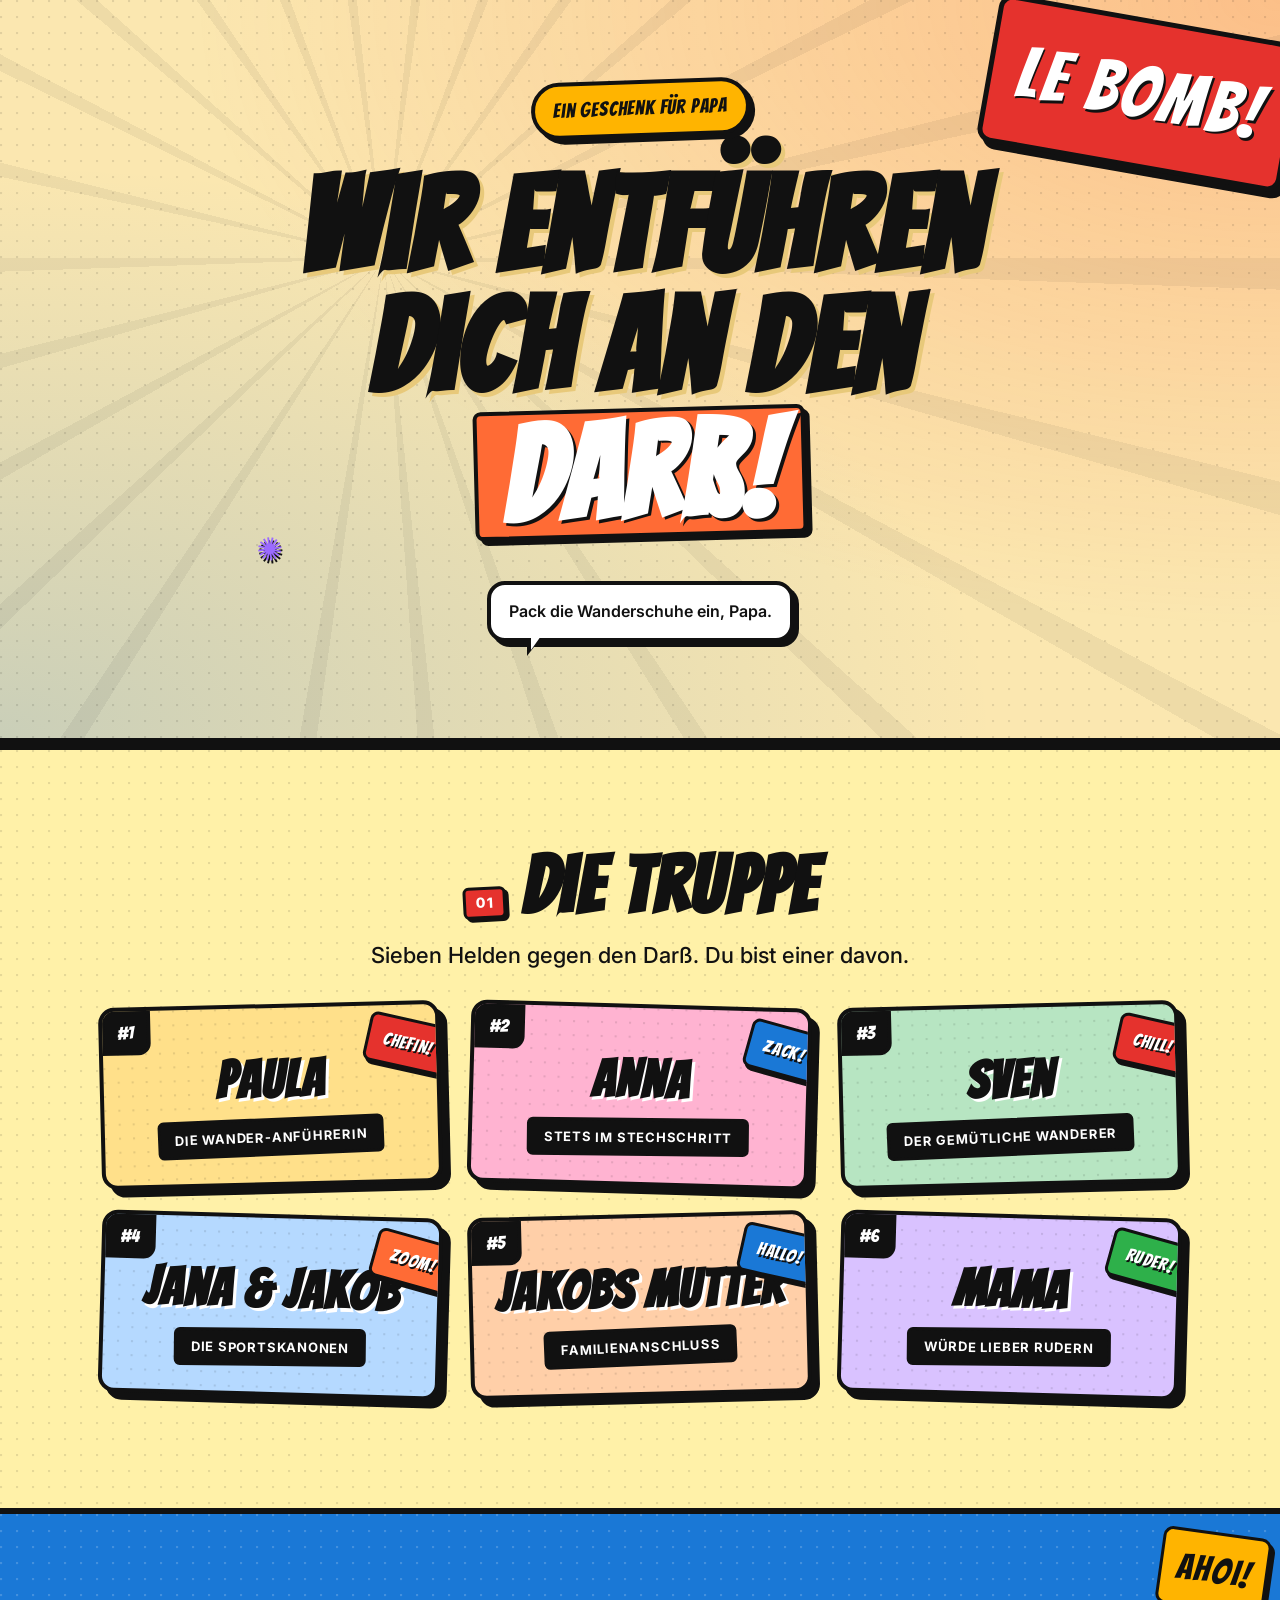
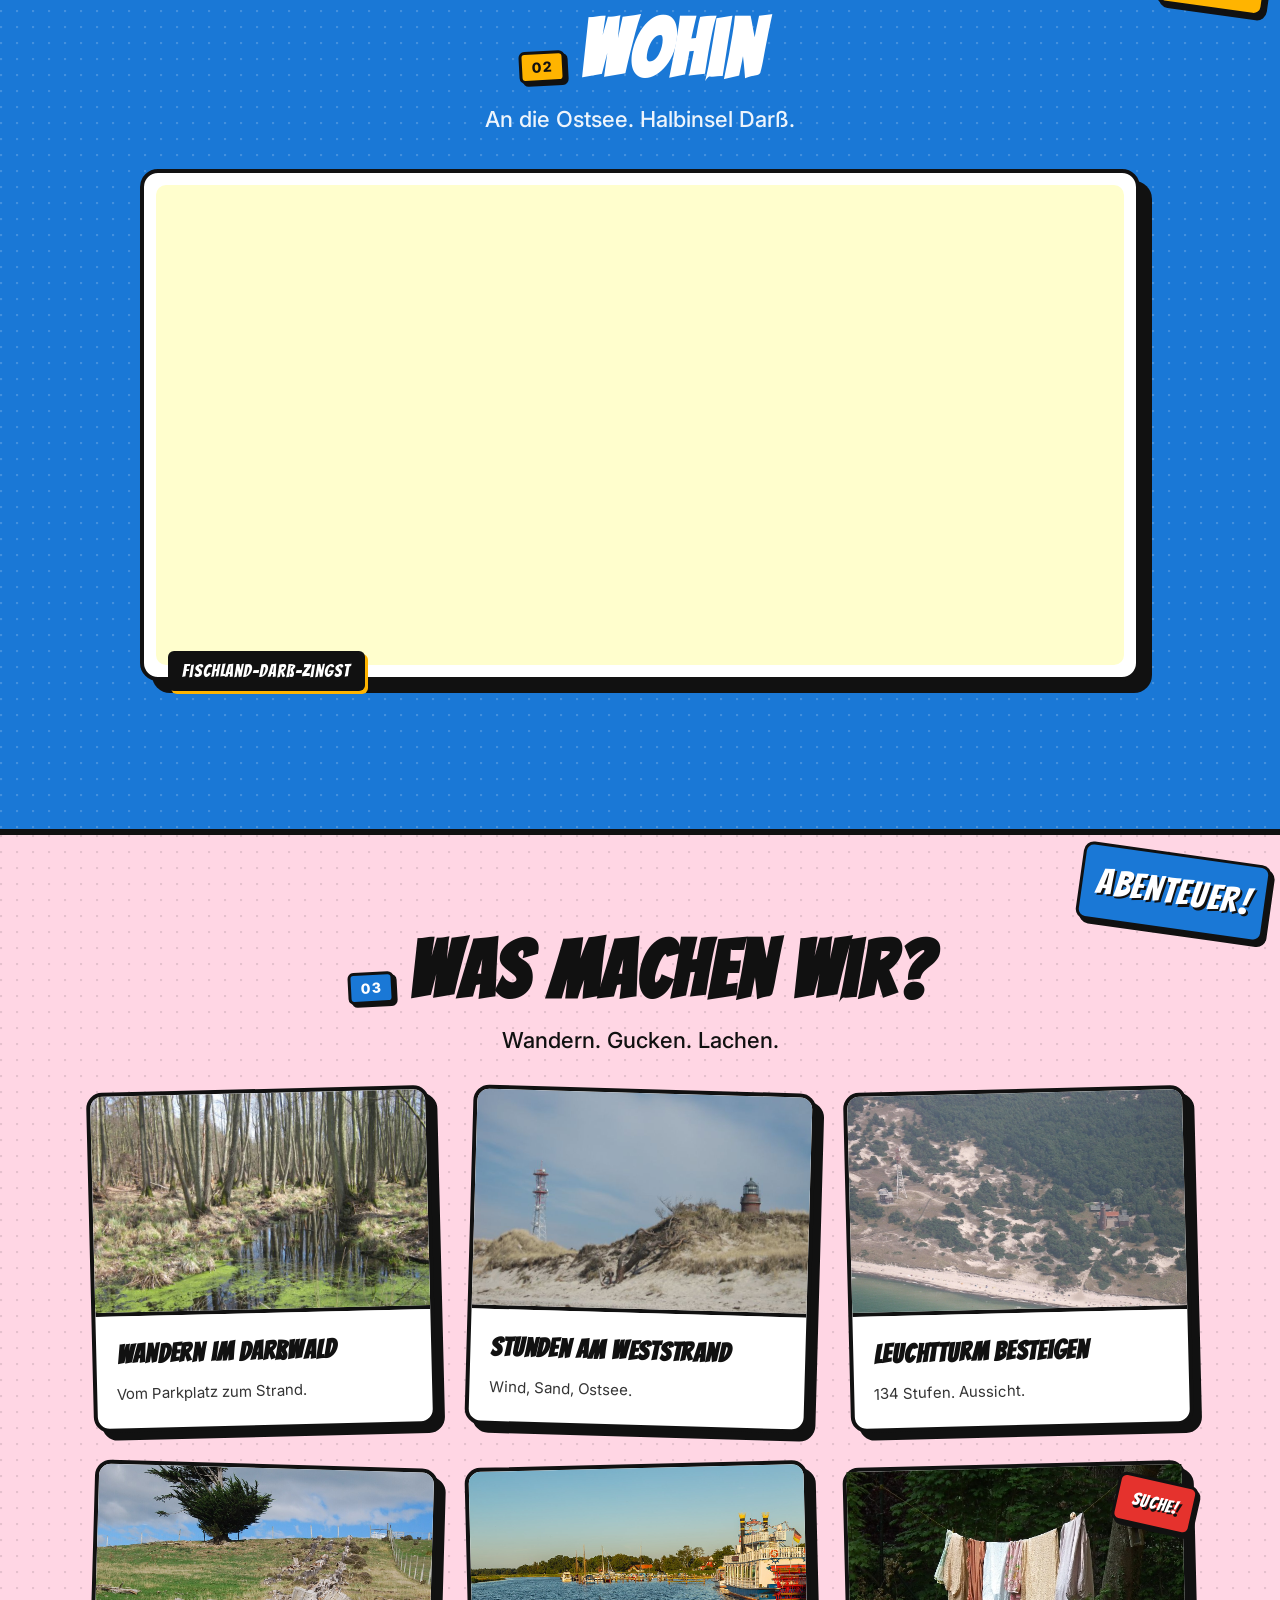
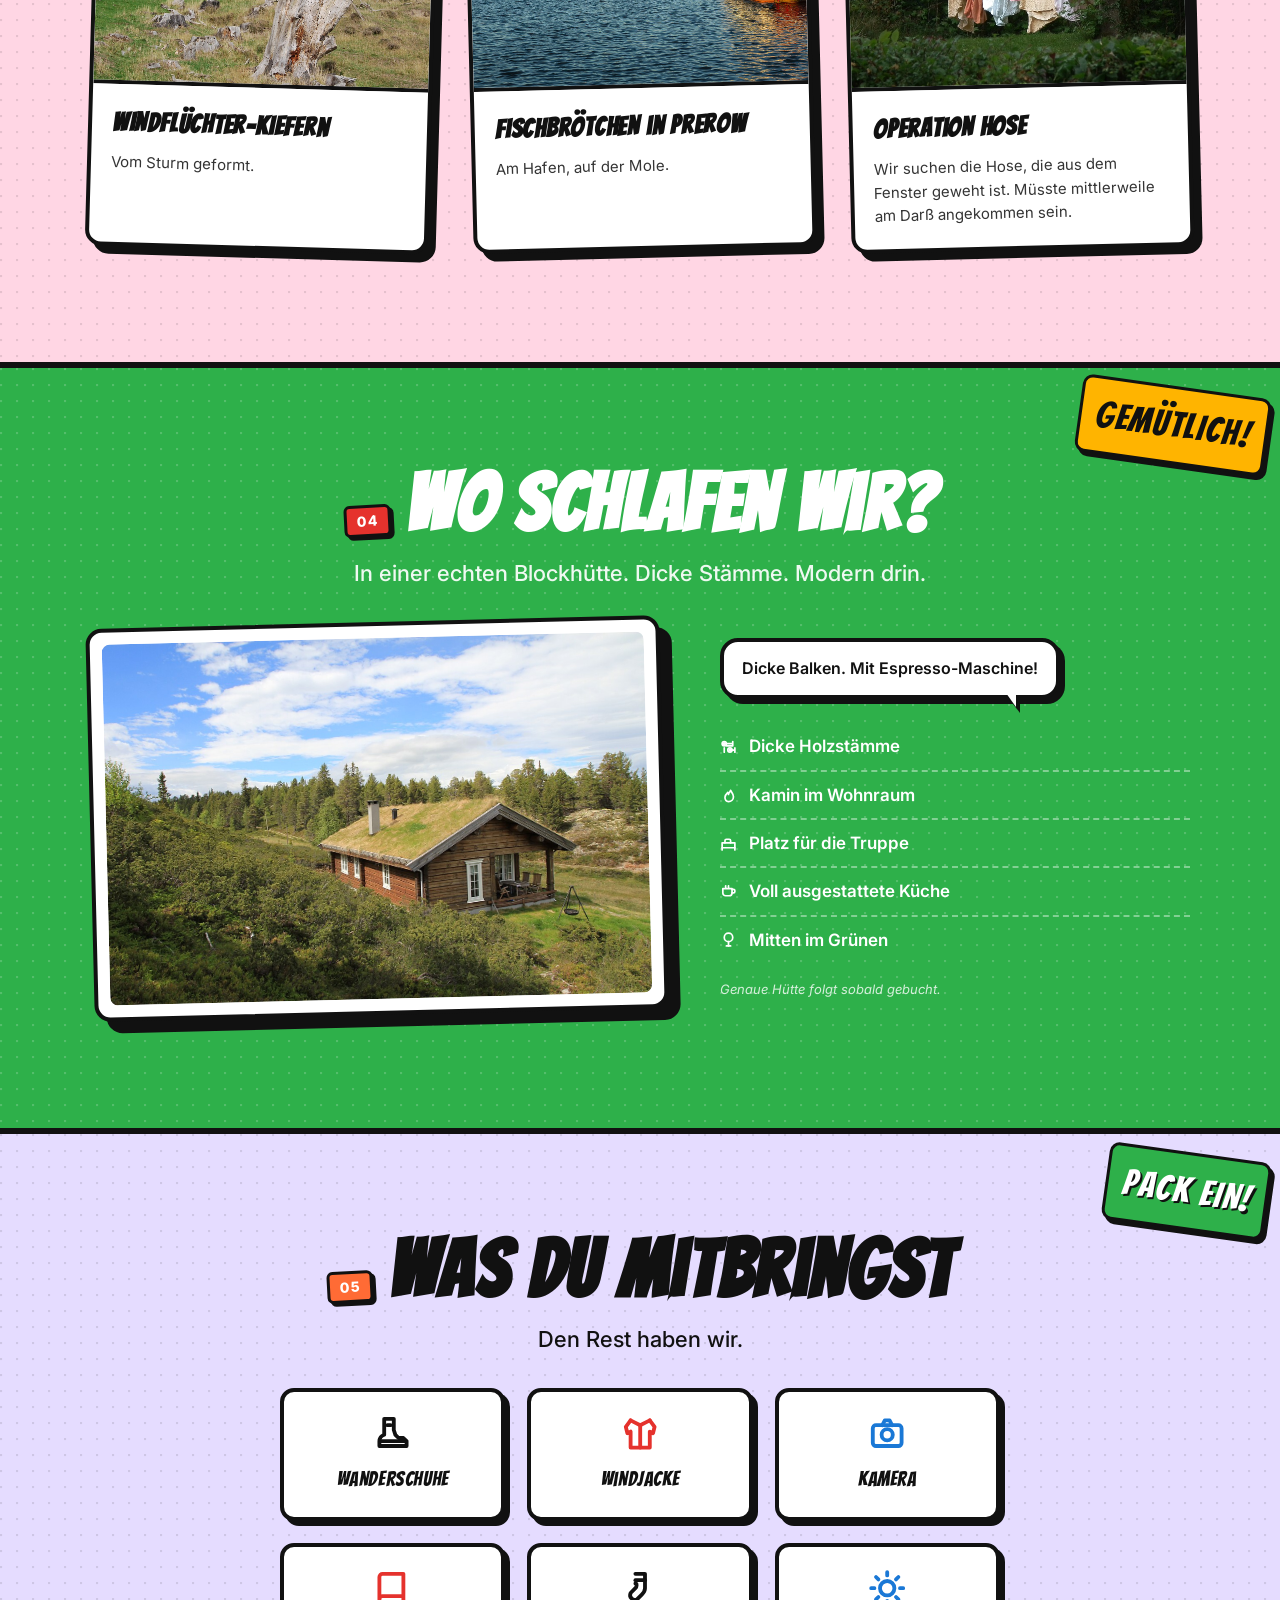
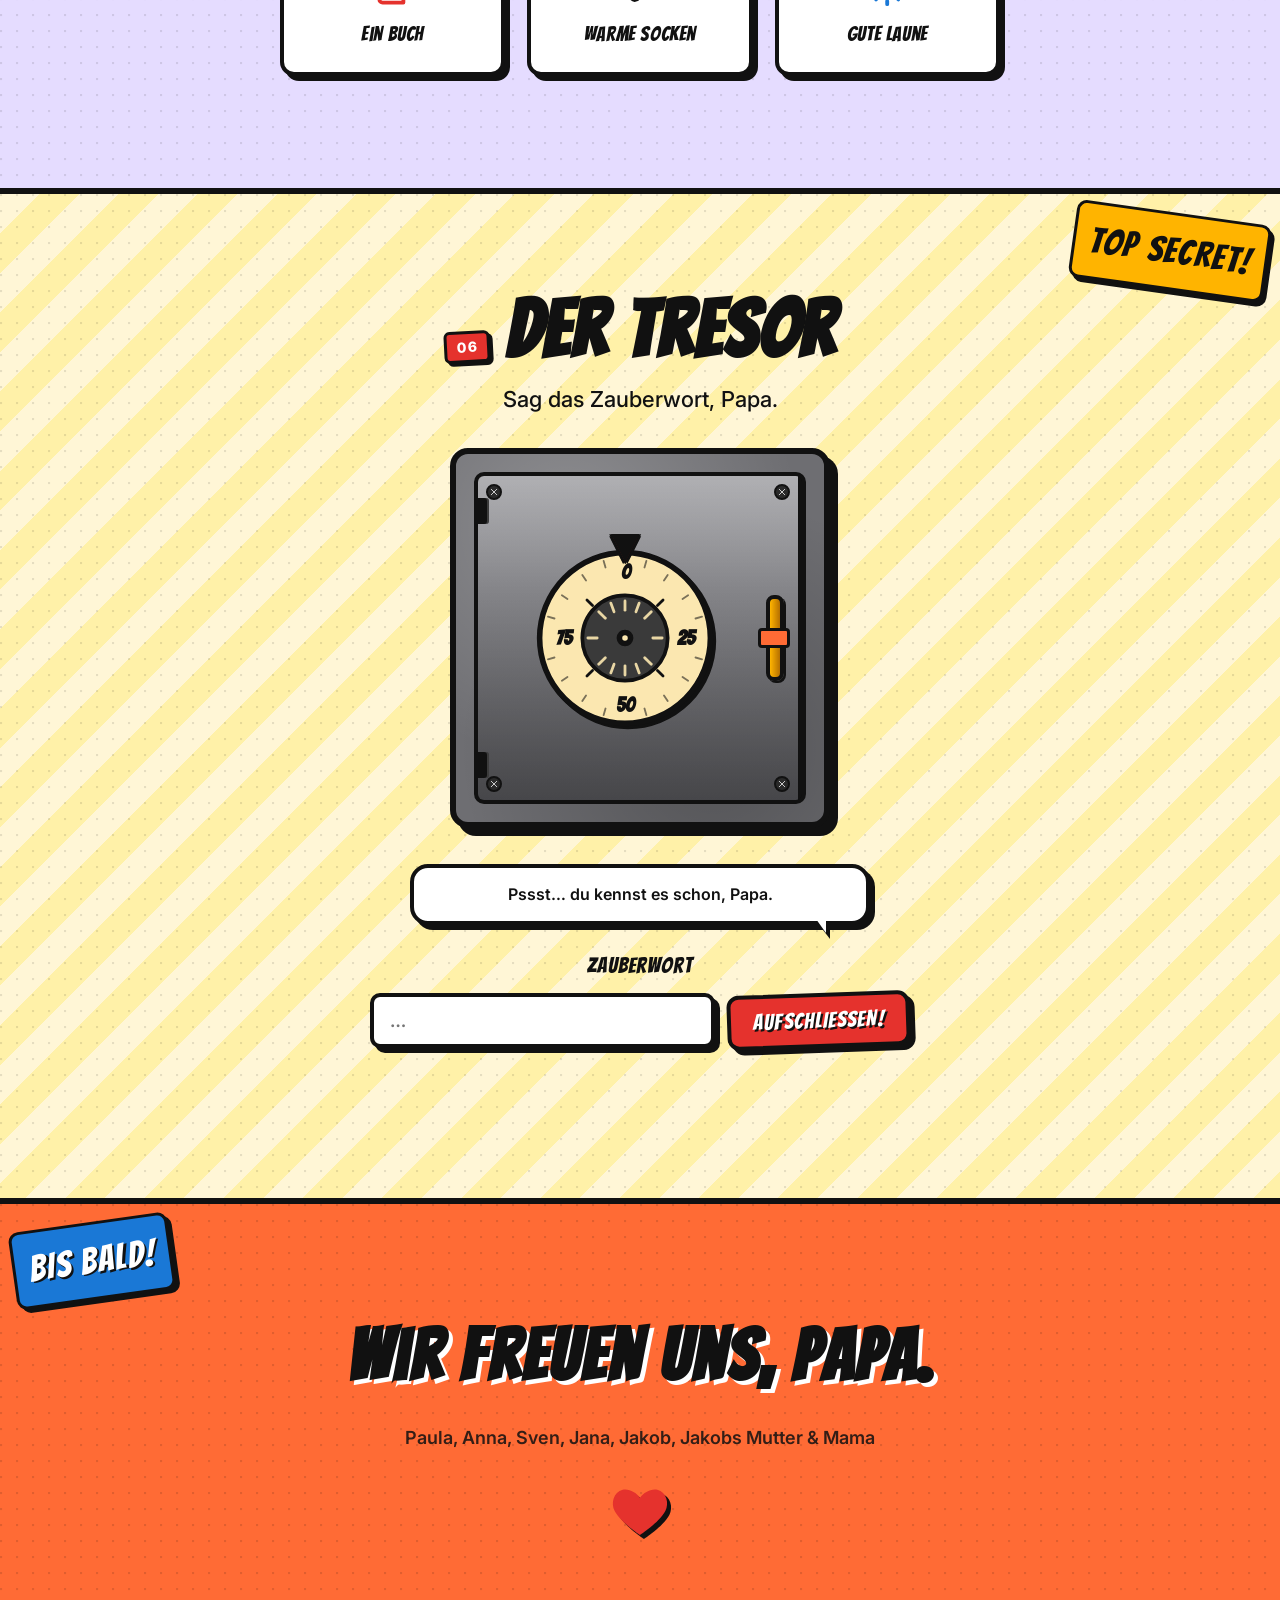
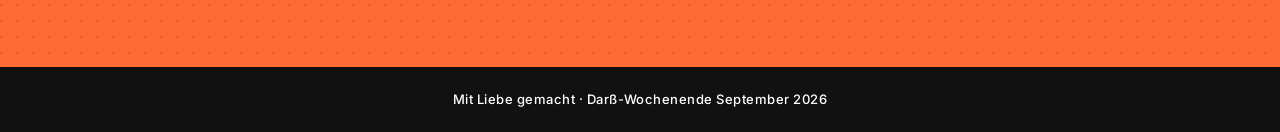
<file: papa-darss/index.html>
<!doctype html>
<html lang="de">
<head>
<meta charset="utf-8" />
<meta name="viewport" content="width=device-width, initial-scale=1" />
<meta name="robots" content="noindex, nofollow" />
<title>Ein Geschenk für Papa — Darß-Wochenende</title>

<link rel="preconnect" href="https://fonts.googleapis.com" />
<link rel="preconnect" href="https://fonts.gstatic.com" crossorigin />
<link rel="stylesheet" href="https://fonts.googleapis.com/css2?family=Bangers&family=Inter:wght@400;500;600;700&display=swap" />

<link rel="stylesheet" href="/papa-darss/css/tokens.css" />
<link rel="stylesheet" href="/papa-darss/css/base.css" />
<link rel="stylesheet" href="/papa-darss/css/comic.css" />
<link rel="stylesheet" href="/papa-darss/css/sections.css" />
<link rel="stylesheet" href="/papa-darss/css/hero.css" />
<link rel="stylesheet" href="/papa-darss/css/cards.css" />
<link rel="stylesheet" href="/papa-darss/css/map.css" />
<link rel="stylesheet" href="/papa-darss/css/cabin.css" />
<link rel="stylesheet" href="/papa-darss/css/tresor.css" />
<link rel="stylesheet" href="/papa-darss/css/closer.css" />
</head>

<body>

<!-- ===== HERO ===== -->
<header class="hero">
  <!-- Comic FX layer: one sparkle, kept restrained. -->
  <div class="hero-fx" aria-hidden="true">
    <span class="hero-spark hero-spark-4">✺</span>
  </div>

  <div class="hero-inner">
    <span class="hero-badge">Ein Geschenk für Papa</span>
    <h1 class="hero-title">Wir entführen<br/>dich an den<br/><span class="hl hl-orange">Darß!</span></h1>

    <div class="speech speech-right">
      <p>Pack die Wanderschuhe ein, Papa.</p>
    </div>
  </div>

  <span class="bam bam-1">LE BOMB!</span>
</header>

<main>

<!-- ===== 01 · DIE TRUPPE ===== -->
<section class="section section-yellow">
  <h2 class="h2"><span class="h2-num">01</span> Die Truppe</h2>
  <p class="lede">Sieben Helden gegen den Darß. Du bist einer davon.</p>

  <div class="cast-grid">

    <article class="cast-panel cast-c1 tilt-l">
      <span class="cast-num">#1</span>
      <h3 class="cast-name">Paula</h3>
      <span class="cast-tag">Die Wander-Anführerin</span>
      <span class="cast-fx">CHEFIN!</span>
    </article>

    <article class="cast-panel cast-c2 tilt-r">
      <span class="cast-num">#2</span>
      <h3 class="cast-name">Anna</h3>
      <span class="cast-tag">Stets im Stechschritt</span>
      <span class="cast-fx">ZACK!</span>
    </article>

    <article class="cast-panel cast-c3 tilt-l">
      <span class="cast-num">#3</span>
      <h3 class="cast-name">Sven</h3>
      <span class="cast-tag">Der gemütliche Wanderer</span>
      <span class="cast-fx">CHILL!</span>
    </article>

    <article class="cast-panel cast-c4 tilt-r">
      <span class="cast-num">#4</span>
      <h3 class="cast-name">Jana &amp; Jakob</h3>
      <span class="cast-tag">Die Sportskanonen</span>
      <span class="cast-fx">ZOOM!</span>
    </article>

    <article class="cast-panel cast-c5 tilt-l">
      <span class="cast-num">#5</span>
      <h3 class="cast-name">Jakobs Mutter</h3>
      <span class="cast-tag">Familienanschluss</span>
      <span class="cast-fx">HALLO!</span>
    </article>

    <article class="cast-panel cast-c6 tilt-r">
      <span class="cast-num">#6</span>
      <h3 class="cast-name">Mama</h3>
      <span class="cast-tag">Würde lieber rudern</span>
      <span class="cast-fx">RUDER!</span>
    </article>

  </div>
</section>

<!-- ===== 02 · WOHIN? ===== -->
<section class="section section-blue">
  <h2 class="h2"><span class="h2-num">02</span> Wohin</h2>
  <p class="lede">An die Ostsee. Halbinsel Darß.</p>

  <div class="map-wrap">
    <iframe
      class="darss-map"
      title="Karte vom Darß"
      loading="lazy"
      src="https://www.openstreetmap.org/export/embed.html?bbox=12.30%2C54.35%2C12.75%2C54.55&amp;layer=mapnik&amp;marker=54.4500%2C12.5500"
    ></iframe>
    <span class="map-tag">Fischland-Darß-Zingst</span>
  </div>

  <span class="section-fx section-fx-tr section-fx-yellow">AHOI!</span>
</section>

<!-- ===== 03 · WAS MACHEN WIR? ===== -->
<section class="section section-pink">
  <h2 class="h2"><span class="h2-num">03</span> Was machen wir?</h2>
  <p class="lede">Wandern. Gucken. Lachen.</p>

  <div class="acts-grid">
    <article class="act-card tilt-l">
      <img class="act-img" alt="Darßwald" src="/papa-darss/assets/darsswald.jpg" />
      <div class="act-body"><h4>Wandern im Darßwald</h4><p>Vom Parkplatz zum Strand.</p></div>
    </article>
    <article class="act-card tilt-r">
      <img class="act-img" alt="Weststrand" src="/papa-darss/assets/weststrand.jpg" />
      <div class="act-body"><h4>Stunden am Weststrand</h4><p>Wind, Sand, Ostsee.</p></div>
    </article>
    <article class="act-card tilt-l">
      <img class="act-img" alt="Leuchtturm" src="/papa-darss/assets/leuchtturm.jpg" />
      <div class="act-body"><h4>Leuchtturm besteigen</h4><p>134 Stufen. Aussicht.</p></div>
    </article>
    <article class="act-card tilt-r">
      <img class="act-img" alt="Windflüchter" src="/papa-darss/assets/windfluechter.jpg" />
      <div class="act-body"><h4>Windflüchter-Kiefern</h4><p>Vom Sturm geformt.</p></div>
    </article>
    <article class="act-card tilt-l">
      <img class="act-img" alt="Hafen Prerow" src="/papa-darss/assets/prerow.jpg" />
      <div class="act-body"><h4>Fischbrötchen in Prerow</h4><p>Am Hafen, auf der Mole.</p></div>
    </article>
    <!-- Inside-joke activity 🩳 -->
    <article class="act-card tilt-l act-joke">
      <img class="act-img" alt="Wäsche auf einer Leine" src="/papa-darss/assets/hose.jpg" />
      <div class="act-body">
        <h4>Operation Hose</h4>
        <p>Wir suchen die Hose, die aus dem Fenster geweht ist. Müsste mittlerweile am Darß angekommen sein.</p>
      </div>
      <span class="act-fx">SUCHE!</span>
    </article>
  </div>

  <span class="section-fx section-fx-tr section-fx-blue">ABENTEUER!</span>
</section>

<!-- ===== 04 · BLOCKHÜTTE ===== -->
<section class="section section-green">
  <h2 class="h2"><span class="h2-num">04</span> Wo schlafen wir?</h2>
  <p class="lede">In einer echten Blockhütte. Dicke Stämme. Modern drin.</p>

  <div class="cabin-row">
    <div class="cabin-photo tilt-l">
      <img alt="Blockhütte aus dicken Holzstämmen" src="/papa-darss/assets/blockhuette.jpg" />
    </div>
    <div class="cabin-info">
      <div class="speech speech-left">
        <p>Dicke Balken. Mit Espresso-Maschine!</p>
      </div>
      <ul class="cabin-bullets">
        <li><svg class="i"><use href="#i-logs"/></svg> Dicke Holzstämme</li>
        <li><svg class="i"><use href="#i-flame"/></svg> Kamin im Wohnraum</li>
        <li><svg class="i"><use href="#i-bed"/></svg> Platz für die Truppe</li>
        <li><svg class="i"><use href="#i-coffee"/></svg> Voll ausgestattete Küche</li>
        <li><svg class="i"><use href="#i-tree"/></svg> Mitten im Grünen</li>
      </ul>
      <p class="cabin-note">Genaue Hütte folgt sobald gebucht.</p>
    </div>
  </div>

  <span class="section-fx section-fx-tr section-fx-yellow">GEMÜTLICH!</span>
</section>

<!-- ===== 05 · PACKLISTE ===== -->
<section class="section section-purple">
  <h2 class="h2"><span class="h2-num">05</span> Was du mitbringst</h2>
  <p class="lede">Den Rest haben wir.</p>

  <div class="pack-grid">
    <div class="pack-tile"><svg class="i i-xl"><use href="#i-boot"/></svg><p>Wanderschuhe</p></div>
    <div class="pack-tile"><svg class="i i-xl"><use href="#i-jacket"/></svg><p>Windjacke</p></div>
    <div class="pack-tile"><svg class="i i-xl"><use href="#i-camera"/></svg><p>Kamera</p></div>
    <div class="pack-tile"><svg class="i i-xl"><use href="#i-book"/></svg><p>Ein Buch</p></div>
    <div class="pack-tile"><svg class="i i-xl"><use href="#i-sock"/></svg><p>Warme Socken</p></div>
    <div class="pack-tile"><svg class="i i-xl"><use href="#i-sun"/></svg><p>Gute Laune</p></div>
  </div>

  <span class="section-fx section-fx-tr section-fx-green">PACK EIN!</span>
</section>

<!-- ===== 06 · DER TRESOR ===== -->
<section class="section section-cream tresor-section" aria-labelledby="tresor-title">
  <h2 id="tresor-title" class="h2"><span class="h2-num">06</span> Der Tresor</h2>
  <p class="lede">Sag das Zauberwort, Papa.</p>

  <div class="tresor" id="tresor">
    <div class="tresor-frame">
      <div class="tresor-body">
        <div class="tresor-inside" aria-hidden="true">
          <svg class="tresor-gift" viewBox="0 0 24 24" aria-hidden="true">
            <use href="#i-gift"/>
          </svg>
          <span class="tresor-coin">GUTSCHEIN!</span>
        </div>

        <div class="tresor-door">
          <span class="bolt bolt-tl" aria-hidden="true"></span>
          <span class="bolt bolt-tr" aria-hidden="true"></span>
          <span class="bolt bolt-bl" aria-hidden="true"></span>
          <span class="bolt bolt-br" aria-hidden="true"></span>

          <span class="tresor-hinge tresor-hinge-top" aria-hidden="true"></span>
          <span class="tresor-hinge tresor-hinge-bottom" aria-hidden="true"></span>

          <div class="tresor-dial" aria-hidden="true">
            <span class="tresor-pointer"></span>
          <svg class="tresor-dial-svg" viewBox="0 0 200 200">
            <!-- Rotating dial face — knob, numbers, ticks all spin together -->
            <g class="tresor-needle">
              <!-- Outer disc -->
              <circle cx="100" cy="100" r="92" fill="#FBE7B0" stroke="#111" stroke-width="6"/>

              <!-- Bold numbers around the rim (Bangers, comic-style) -->
              <g font-family="Bangers, 'Lilita One', sans-serif" font-size="22" text-anchor="middle" fill="#111" font-weight="700">
                <text x="100" y="36">0</text>
                <text x="166" y="108">25</text>
                <text x="100" y="180">50</text>
                <text x="34" y="108">75</text>
              </g>

              <!-- Cardinal ticks (long, between numbers) -->
              <g stroke="#111" stroke-width="3" stroke-linecap="round">
                <line x1="141" y1="59" x2="135" y2="65"/>
                <line x1="141" y1="141" x2="135" y2="135"/>
                <line x1="59" y1="141" x2="65" y2="135"/>
                <line x1="59" y1="59" x2="65" y2="65"/>
              </g>

              <!-- Minor ticks (every 22.5° between cardinals) -->
              <g stroke="#111" stroke-width="2" stroke-linecap="round" opacity="0.55">
                <line x1="123" y1="17" x2="121" y2="24"/>
                <line x1="146" y1="32" x2="142" y2="38"/>
                <line x1="168" y1="54" x2="162" y2="58"/>
                <line x1="183" y1="77" x2="176" y2="79"/>
                <line x1="183" y1="123" x2="176" y2="121"/>
                <line x1="168" y1="146" x2="162" y2="142"/>
                <line x1="146" y1="168" x2="142" y2="162"/>
                <line x1="123" y1="183" x2="121" y2="176"/>
                <line x1="77" y1="183" x2="79" y2="176"/>
                <line x1="54" y1="168" x2="58" y2="162"/>
                <line x1="32" y1="146" x2="38" y2="142"/>
                <line x1="17" y1="123" x2="24" y2="121"/>
                <line x1="17" y1="77" x2="24" y2="79"/>
                <line x1="32" y1="54" x2="38" y2="58"/>
                <line x1="54" y1="32" x2="58" y2="38"/>
                <line x1="77" y1="17" x2="79" y2="24"/>
              </g>

              <!-- Inner knob (knurled grip) -->
              <circle cx="100" cy="100" r="46" fill="#3a3a3a" stroke="#111" stroke-width="4"/>

              <!-- Grip notches around the knob — radial dashes, gives "geriffelt" feel -->
              <g stroke="#fbe7b0" stroke-width="3" stroke-linecap="round" opacity="0.9">
                <line x1="100" y1="60" x2="100" y2="70"/>
                <line x1="100" y1="130" x2="100" y2="140"/>
                <line x1="60" y1="100" x2="70" y2="100"/>
                <line x1="130" y1="100" x2="140" y2="100"/>
                <line x1="71.7" y1="71.7" x2="78.8" y2="78.8"/>
                <line x1="128.3" y1="71.7" x2="121.2" y2="78.8"/>
                <line x1="71.7" y1="128.3" x2="78.8" y2="121.2"/>
                <line x1="128.3" y1="128.3" x2="121.2" y2="121.2"/>
                <line x1="84.7" y1="62.4" x2="88.2" y2="71.8"/>
                <line x1="115.3" y1="62.4" x2="111.8" y2="71.8"/>
                <line x1="84.7" y1="137.6" x2="88.2" y2="128.2"/>
                <line x1="115.3" y1="137.6" x2="111.8" y2="128.2"/>
              </g>

              <!-- Center hex bolt -->
              <circle cx="100" cy="100" r="9" fill="#111"/>
              <circle cx="100" cy="100" r="3" fill="#fbe7b0"/>
            </g>
          </svg>
          </div>

          <span class="tresor-handle" aria-hidden="true"></span>
        </div>
      </div>
    </div>

    <span class="tresor-fx tresor-fx-wrong" aria-hidden="true">NÖÖÖ!</span>
    <span class="tresor-fx tresor-fx-right" aria-hidden="true">ENTSPERRT!</span>
  </div>

  <!-- TODO: Hint für Papa frei nach Geschmack anpassen. -->
  <div class="speech speech-left tresor-speech">
    <p>Pssst… du kennst es schon, Papa.</p>
  </div>

  <form class="tresor-form" id="tresorForm" autocomplete="off">
    <label class="tresor-label" for="tresorPw">Zauberwort</label>
    <div class="tresor-input-row">
      <input
        class="tresor-input"
        id="tresorPw"
        type="password"
        autocomplete="off"
        spellcheck="false"
        autocapitalize="off"
        placeholder="…"
        aria-describedby="tresor-status"
      />
      <button class="tresor-btn" type="submit">AUFSCHLIESSEN!</button>
    </div>
    <p class="tresor-status" id="tresor-status" role="status" aria-live="polite"></p>
  </form>

  <div class="tresor-reveal" id="tresorReveal" hidden>
    <h3 class="tresor-reveal-title">Dein Geschenk, Papa!</h3>
    <iframe class="tresor-pdf" id="tresorPdf" title="Geschenkkarte" aria-label="Geschenkkarte"></iframe>
    <p class="tresor-reveal-actions">
      <a class="tresor-dl" id="tresorDl" download="Geschenkkarte.pdf">⬇ Als PDF öffnen / herunterladen</a>
    </p>
  </div>

  <span class="section-fx section-fx-tr section-fx-yellow">TOP SECRET!</span>
</section>

<!-- ===== CLOSER ===== -->
<section class="section section-orange closer">
  <h2 class="closer-title">Wir freuen uns, Papa.</h2>
  <p class="closer-sub">Paula, Anna, Sven, Jana, Jakob, Jakobs Mutter &amp; Mama</p>
  <span class="closer-heart"><svg class="i i-2xl"><use href="#i-heart"/></svg></span>

  <span class="section-fx section-fx-tl section-fx-blue">BIS BALD!</span>
</section>

</main>

<footer class="page-footer">
  <p>Mit Liebe gemacht · Darß-Wochenende September 2026</p>
</footer>

<script src="/papa-darss/js/sprite.js"></script>
<script src="/papa-darss/js/tresor.js"></script>

</body>
</html>
</file>
<file: papa-darss/css/tokens.css>
/* tokens.css — design tokens (colors, fonts, shadows, borders).
   The single source of truth for the visual language. */

:root{
  /* Comic-Adventure palette — Clever-&-Smart loud */
  --sand: #FBE7B0;
  --sand-deep: #E8C97A;
  --paper: #FFF6D6;
  --paper-2: #FFF8EA;
  --ocean: #1A78D6;
  --ocean-deep: #0F4FB0;
  --sun: #FF6B35;
  --sun-bright: #FFB400;
  --grass: #2EB04A;
  --grass-deep: #1F8035;
  --red: #E5322D;
  --pink: #FF6BA0;
  --pink-soft: #FFD6E4;
  --purple: #9B6BFF;
  --purple-soft: #E5DCFF;
  --turquoise: #2EE0D9;
  --yellow-soft: #FFF1A8;
  --ink: #111111;

  /* Borders + shadows — chunky comic feel */
  --b: 4px;
  --b-thick: 6px;
  --shadow: 5px 5px 0 0 var(--ink);
  --shadow-lg: 8px 8px 0 0 var(--ink);
  --shadow-xl: 12px 12px 0 0 var(--ink);

  /* Typography */
  --display: "Bangers", "Lilita One", "Arial Black", sans-serif;
  --body: "Inter", system-ui, -apple-system, sans-serif;
}
</file>
<file: papa-darss/css/base.css>
/* base.css — reset, body defaults, halftone background pattern,
   sprite hide rule, icon classes. */

*{ box-sizing: border-box; }
html, body{ margin: 0; padding: 0; overflow-x: clip; }
html{ scroll-behavior: smooth; }

body{
  background: var(--sand);
  color: var(--ink);
  font-family: var(--body);
  font-size: 16px;
  line-height: 1.55;
  -webkit-font-smoothing: antialiased;
  /* Halftone dot texture over everything — comic feel */
  background-image:
    radial-gradient(circle at 1px 1px, rgba(0,0,0,.10) 1.4px, transparent 1.6px);
  background-size: 16px 16px;
}

/* Hide the SVG sprite (when injected inline). */
.sprite{ position: absolute; width: 0; height: 0; overflow: hidden; }

/* Icon helpers — used as <svg class="i"><use href="…#i-…"/></svg> */
.i{
  width: 1em;
  height: 1em;
  vertical-align: -0.18em;
  display: inline-block;
  flex-shrink: 0;
  color: currentColor;
}
.i-lg{ width: 1.6em; height: 1.6em; }
.i-xl{ width: 2.4em; height: 2.4em; }
.i-2xl{ width: 4em; height: 4em; }

@media (prefers-reduced-motion: reduce){
  html{ scroll-behavior: auto; }
}
</file>
<file: papa-darss/css/comic.css>
/* comic.css — reusable comic-style atoms: speech bubbles, BAM
   badges, highlight boxes, chips, person tags, tilt utilities. */

/* Highlight box around a word — bordered, shadowed, tilted. */
.hl{
  display: inline-block;
  padding: 0 0.18em;
  border: var(--b) solid var(--ink);
  border-radius: 8px;
  box-shadow: var(--shadow);
  transform: rotate(-1.5deg);
}
.hl-orange{
  background: var(--sun);
  color: #fff;
  text-shadow: 3px 3px 0 var(--ink);
}

/* Pill chips (date/location etc.) */
.chip{
  display: inline-flex;
  align-items: center;
  gap: 6px;
  background: #fff;
  color: var(--ink);
  border: 3px solid var(--ink);
  border-radius: 999px;
  padding: 8px 14px;
  font-weight: 600;
  font-size: 14px;
  box-shadow: 3px 3px 0 0 var(--ink);
}

/* "BAM!"-style burst badges, used in the hero corners */
.bam{
  position: absolute;
  display: inline-block;
  font-family: var(--display);
  font-size: clamp(28px, 6vw, 56px);
  letter-spacing: 0.05em;
  background: var(--red);
  color: #fff;
  padding: 14px 22px;
  border: var(--b) solid var(--ink);
  border-radius: 14px;
  box-shadow: var(--shadow);
  text-shadow: 2px 2px 0 var(--ink);
  z-index: 3;
}
/* bam-1 carries LE BOMB! (the inside-joke) at the top of the hero
   and gets bigger/louder than the others. */
.bam-1{
  top: 18px;
  right: -14px;
  transform: rotate(10deg);
  font-size: clamp(34px, 8vw, 72px);
  padding: 14px 24px;
  border-width: 5px;
  box-shadow: 6px 6px 0 var(--ink);
}
.bam-2{
  bottom: 30px; right: 16px;
  background: var(--ocean);
  transform: rotate(-8deg);
}
.bam-3{
  top: 40%; left: -14px;
  background: var(--sun-bright);
  color: var(--ink);
  text-shadow: none;
  transform: rotate(-15deg);
}
.bam-4{
  top: 12%; right: 6%;
  background: var(--grass);
  transform: rotate(6deg);
  font-size: clamp(20px, 4vw, 36px);
  padding: 8px 14px;
}
.bam-5{
  bottom: 18%; left: 8%;
  background: var(--purple);
  transform: rotate(-12deg);
  font-size: clamp(20px, 3.5vw, 32px);
  padding: 6px 12px;
}
@media (max-width: 720px){
  .bam-1{ font-size: 26px; padding: 8px 14px; right: -8px; }
  .bam-2, .bam-3, .bam-4, .bam-5{ display: none; }
}

/* Speech bubble — pointer arrow built from two stacked triangles */
.speech{
  position: relative;
  display: inline-block;
  background: #fff;
  color: var(--ink);
  border: var(--b) solid var(--ink);
  border-radius: 18px;
  padding: 14px 18px;
  font-weight: 600;
  font-size: 16px;
  max-width: 460px;
  box-shadow: var(--shadow);
  margin-top: 16px;
}
.speech p{ margin: 0; }
.speech::before, .speech::after{
  content: "";
  position: absolute;
  bottom: -18px;
  width: 0; height: 0;
  border-style: solid;
}
.speech-right::before{
  left: 36px;
  border-width: 18px 14px 0 0;
  border-color: var(--ink) transparent transparent transparent;
}
.speech-right::after{
  left: 40px; bottom: -12px;
  border-width: 14px 10px 0 0;
  border-color: #fff transparent transparent transparent;
}
.speech-left::before{
  right: 36px;
  border-width: 18px 0 0 14px;
  border-color: var(--ink) transparent transparent transparent;
}
.speech-left::after{
  right: 40px; bottom: -12px;
  border-width: 14px 0 0 10px;
  border-color: #fff transparent transparent transparent;
}

/* Person tags inside .person-card */
.person-tag{
  display: inline-block;
  background: var(--red);
  color: #fff;
  font-family: var(--display);
  font-size: 18px;
  letter-spacing: 0.04em;
  padding: 4px 12px;
  border: 3px solid var(--ink);
  border-radius: 6px;
  box-shadow: 3px 3px 0 var(--ink);
  transform: rotate(-2deg);
  margin-bottom: 18px;
}

/* Tilt utilities — slight rotation on cards for comic feel */
.tilt-l{ transform: rotate(-1.4deg); }
.tilt-r{ transform: rotate(1.6deg); }

/* Section-FX bursts — tucked into section corners as easter eggs.
   Smaller cousins of `.bam`. Place via .section-fx-{tl,tr,bl,br}. */
.section-fx{
  position: absolute;
  display: inline-block;
  font-family: var(--display);
  font-size: clamp(20px, 3vw, 36px);
  letter-spacing: 0.05em;
  background: var(--red);
  color: #fff;
  padding: 8px 14px;
  border: 3px solid var(--ink);
  border-radius: 10px;
  box-shadow: 4px 4px 0 var(--ink);
  text-shadow: 2px 2px 0 var(--ink);
  z-index: 4;
  pointer-events: none;
}
.section-fx-tr{ top: 18px;    right: 12px;  transform: rotate(8deg); }
.section-fx-tl{ top: 18px;    left: 12px;   transform: rotate(-8deg); }
.section-fx-br{ bottom: 18px; right: 12px;  transform: rotate(-6deg); }
.section-fx-bl{ bottom: 18px; left: 12px;   transform: rotate(6deg); }
.section-fx-bomb{
  background: var(--red);
  font-size: clamp(28px, 4.5vw, 48px);
  padding: 12px 20px;
  box-shadow: 5px 5px 0 var(--ink);
}
.section-fx-blue{ background: var(--ocean); }
.section-fx-green{ background: var(--grass); }
.section-fx-yellow{ background: var(--sun-bright); color: var(--ink); text-shadow: none; }
.section-fx-purple{ background: var(--purple); }
</file>
<file: papa-darss/css/sections.css>
/* sections.css — section base styles + h2/lede + colored variants. */

.section{
  position: relative;
  padding: 64px 20px 80px;
  border-top: var(--b-thick) solid var(--ink);
}
@media (min-width: 720px){
  .section{ padding: 96px 48px 112px; }
}

.section-cream{ background: var(--paper); }

.section-blue{
  background: var(--ocean);
  color: #fff;
  background-image:
    radial-gradient(circle at 1px 1px, rgba(255,255,255,.18) 1.4px, transparent 1.6px);
  background-size: 16px 16px;
}
.section-blue .lede{ color: rgba(255,255,255,.92); }

.section-green{
  background: var(--grass);
  color: #fff;
  background-image:
    radial-gradient(circle at 1px 1px, rgba(255,255,255,.18) 1.4px, transparent 1.6px);
  background-size: 16px 16px;
}
.section-green .lede{ color: rgba(255,255,255,.92); }

.section-orange{
  background: var(--sun);
  color: var(--ink);
  background-image:
    radial-gradient(circle at 1px 1px, rgba(0,0,0,.12) 1.4px, transparent 1.6px);
  background-size: 16px 16px;
}
.section-pink{
  background: var(--pink-soft);
  color: var(--ink);
  background-image:
    radial-gradient(circle at 1px 1px, rgba(0,0,0,.10) 1.4px, transparent 1.6px);
  background-size: 16px 16px;
}
.section-yellow{
  background: var(--yellow-soft);
  color: var(--ink);
  background-image:
    radial-gradient(circle at 1px 1px, rgba(0,0,0,.10) 1.4px, transparent 1.6px);
  background-size: 16px 16px;
}
.section-purple{
  background: var(--purple-soft);
  color: var(--ink);
  background-image:
    radial-gradient(circle at 1px 1px, rgba(0,0,0,.10) 1.4px, transparent 1.6px);
  background-size: 16px 16px;
}

/* Map h2-num colors for new section variants. */
.section-pink .h2-num{ background: var(--ocean); color: #fff; }
.section-yellow .h2-num{ background: var(--red); color: #fff; }
.section-purple .h2-num{ background: var(--sun); color: #fff; }

.h2{
  font-family: var(--display);
  font-size: clamp(44px, 9vw, 80px);
  letter-spacing: 0.02em;
  margin: 0 0 12px;
  line-height: 1;
  display: flex;
  align-items: baseline;
  gap: 14px;
  flex-wrap: wrap;
}
.h2-num{
  display: inline-block;
  background: var(--red);
  color: #fff;
  font-family: var(--body);
  font-weight: 800;
  font-size: 14px;
  padding: 6px 10px;
  border: 3px solid var(--ink);
  border-radius: 6px;
  letter-spacing: 0.05em;
  transform: translateY(-6px) rotate(-3deg);
  box-shadow: 3px 3px 0 var(--ink);
}
.section-blue .h2-num{ background: var(--sun-bright); color: var(--ink); }
.section-green .h2-num{ background: var(--red); color: #fff; }
.section-orange .h2-num{ background: var(--ocean); color: #fff; }

.lede{
  font-size: clamp(17px, 2.5vw, 22px);
  margin: 0 0 32px;
  max-width: 60ch;
  font-weight: 500;
}

/* On tablet and up, center every section's heading + lede so the
   page reads as a centered comic-book layout instead of left-
   aligned text. Content blocks (cards, map, cabin, etc.) are
   already centered via margin: 0 auto on their grids. */
@media (min-width: 720px){
  .h2{ justify-content: center; }
  .lede{
    text-align: center;
    margin-left: auto;
    margin-right: auto;
  }
}
</file>
<file: papa-darss/css/hero.css>
/* hero.css — top-of-page hero only. */

.hero{
  position: relative;
  background: var(--sand);
  background-image:
    /* Comic action lines radiating from upper-left corner */
    repeating-conic-gradient(
      from 200deg at 30% 35%,
      transparent 0deg,
      transparent 12deg,
      rgba(0,0,0,.05) 12deg,
      rgba(0,0,0,.05) 14deg
    ),
    /* Halftone dot texture */
    radial-gradient(circle at 1px 1px, rgba(0,0,0,.10) 1.4px, transparent 1.6px),
    /* Soft color washes */
    radial-gradient(ellipse at top right, rgba(255,107,53,.32), transparent 60%),
    radial-gradient(ellipse at bottom left, rgba(26,120,214,.22), transparent 55%);
  background-size: auto, 16px 16px, auto, auto;
  padding: 80px 20px 96px;
  border-bottom: var(--b-thick) solid var(--ink);
  overflow: hidden;
}

/* Hero FX layer — sparkles scattered around the title for energy. */
.hero-fx{
  position: absolute;
  inset: 0;
  pointer-events: none;
  z-index: 1;
}
.hero-spark{
  position: absolute;
  font-family: var(--display);
  color: var(--sun-bright);
  text-shadow: 2px 2px 0 var(--ink);
  user-select: none;
}
.hero-spark-1{ top: 12%; left: 4%;  font-size: 42px; transform: rotate(-12deg); color: var(--red); }
.hero-spark-2{ top: 20%; right: 18%; font-size: 28px; transform: rotate(18deg); color: var(--ocean); }
.hero-spark-3{ top: 60%; right: 6%; font-size: 36px; transform: rotate(-8deg); }
.hero-spark-4{ bottom: 22%; left: 20%; font-size: 32px; transform: rotate(14deg); color: var(--purple); }
.hero-spark-5{ bottom: 8%; right: 28%; font-size: 24px; transform: rotate(-20deg); color: var(--grass); }
@media (max-width: 720px){
  .hero-spark-2, .hero-spark-3, .hero-spark-5{ display: none; }
  .hero-spark-1{ font-size: 28px; }
  .hero-spark-4{ font-size: 22px; }
}
.hero-inner{
  max-width: 920px;
  margin: 0 auto;
  position: relative;
  z-index: 2;
}
@media (min-width: 720px){
  /* On tablet+, center the inline children (badge, speech bubble)
     to match the centered headings in other sections. */
  .hero-inner{ text-align: center; }
}
.hero-badge{
  display: inline-flex;
  align-items: center;
  gap: 6px;
  background: var(--sun-bright);
  color: var(--ink);
  border: var(--b) solid var(--ink);
  border-radius: 999px;
  padding: 9px 18px;
  font-family: var(--display);
  font-size: 20px;
  letter-spacing: 0.04em;
  box-shadow: var(--shadow);
  transform: rotate(-2deg);
  margin-bottom: 28px;
}
.hero-title{
  font-family: var(--display);
  font-size: clamp(56px, 14vw, 132px);
  line-height: 0.92;
  letter-spacing: 0.01em;
  margin: 0 0 28px;
  color: var(--ink);
  text-shadow: 4px 4px 0 var(--sand-deep);
}
.hero-meta{
  display: flex;
  flex-wrap: wrap;
  gap: 10px;
  margin-top: 36px;
}
</file>
<file: papa-darss/css/cards.css>
/* cards.css — card grids: crew panel, spots, activities, pack tiles.
   These all share the comic-card visual language (white bg, thick
   border, hard shadow) but differ in inner layout. */

/* ── CAST PAGE (Die Truppe) ────────────────────────────
   6 numbered comic panels, one per crew member. Each panel has
   its own halftone-colored background, big display name, a
   bordered "Steckbrief" tag, optional FX burst. Like opening a
   comic and seeing the cast page. */
.cast-grid{
  display: grid;
  grid-template-columns: 1fr;
  gap: 24px;
  max-width: 1080px;
  margin: 0 auto;
}
@media (min-width: 720px){
  .cast-grid{ grid-template-columns: repeat(2, 1fr); gap: 28px; }
}
@media (min-width: 1100px){
  .cast-grid{ grid-template-columns: repeat(3, 1fr); }
}
.cast-panel{
  position: relative;
  background: #fff;
  border: var(--b) solid var(--ink);
  border-radius: 16px;
  box-shadow: var(--shadow-lg);
  padding: 28px 22px 26px;
  text-align: center;
  overflow: hidden;
  /* Halftone dot pattern over the colored panel background. */
  background-image:
    radial-gradient(circle at 1px 1px, rgba(0,0,0,.10) 1.4px, transparent 1.6px);
  background-size: 14px 14px;
}
/* Per-panel base color (sits behind the halftone) */
.cast-c1{ background-color: #FFE08A; }
.cast-c2{ background-color: #FFB3D1; }
.cast-c3{ background-color: #B7E5C2; }
.cast-c4{ background-color: #B5D9FF; }
.cast-c5{ background-color: #FFCFA8; }
.cast-c6{ background-color: #D9C2FF; }

.cast-num{
  position: absolute;
  top: -2px;
  left: -2px;
  background: var(--ink);
  color: #fff;
  font-family: var(--display);
  font-size: 18px;
  letter-spacing: 0.04em;
  padding: 6px 12px 4px;
  border: var(--b) solid var(--ink);
  border-radius: 0 0 12px 0;
}
.cast-name{
  font-family: var(--display);
  font-size: clamp(36px, 6vw, 52px);
  letter-spacing: 0.02em;
  line-height: 1;
  margin: 18px 0 12px;
  color: var(--ink);
  text-shadow: 3px 3px 0 #fff;
}
.cast-tag{
  display: inline-block;
  background: var(--ink);
  color: #fff;
  font-family: var(--body);
  font-size: 13px;
  font-weight: 700;
  letter-spacing: 0.06em;
  text-transform: uppercase;
  padding: 6px 14px;
  border: 3px solid var(--ink);
  border-radius: 6px;
  transform: rotate(-1deg);
}
.cast-fx{
  position: absolute;
  /* Same spot on every panel — top-right with a +14° tilt, like
     Paula's CHEFIN! badge. Color varies per panel for contrast. */
  top: 14px;
  right: -14px;
  transform: rotate(14deg);
  background: var(--red);
  color: #fff;
  font-family: var(--display);
  font-size: 18px;
  letter-spacing: 0.05em;
  padding: 8px 14px;
  border: 3px solid var(--ink);
  border-radius: 8px;
  box-shadow: 3px 3px 0 var(--ink);
  text-shadow: 2px 2px 0 var(--ink);
}
/* Per-panel burst color — high contrast vs the pastel panel bg. */
.cast-c1 .cast-fx{ background: var(--red); }      /* yellow panel */
.cast-c2 .cast-fx{ background: var(--ocean); }    /* pink panel */
.cast-c3 .cast-fx{ background: var(--red); }      /* green panel */
.cast-c4 .cast-fx{ background: var(--sun); }      /* blue panel */
.cast-c5 .cast-fx{ background: var(--ocean); }    /* peach panel */
.cast-c6 .cast-fx{ background: var(--grass); }    /* lavender panel */

/* ── SPOTS (4 highlight cards under the map) ────────────── */
.spots-grid{
  display: grid;
  grid-template-columns: 1fr;
  gap: 18px;
  max-width: 1000px;
}
@media (min-width: 720px){ .spots-grid{ grid-template-columns: repeat(2, 1fr); gap: 24px; } }
@media (min-width: 1100px){ .spots-grid{ grid-template-columns: repeat(4, 1fr); } }
.spot-card{
  background: #fff;
  color: var(--ink);
  border: 3px solid var(--ink);
  border-radius: 14px;
  box-shadow: 5px 5px 0 var(--ink);
  padding: 20px 18px 22px;
}
.spot-icon{
  display: inline-flex;
  align-items: center;
  justify-content: center;
  width: 56px; height: 56px;
  background: var(--sun-bright);
  border: 3px solid var(--ink);
  border-radius: 12px;
  margin-bottom: 12px;
  box-shadow: 3px 3px 0 var(--ink);
}
.spot-card:nth-child(2) .spot-icon{ background: var(--sun); color: #fff; }
.spot-card:nth-child(3) .spot-icon{ background: var(--grass); color: #fff; }
.spot-card:nth-child(4) .spot-icon{ background: var(--ocean); color: #fff; }
.spot-card h4{
  font-family: var(--display);
  font-size: 24px;
  margin: 0 0 6px;
  letter-spacing: 0.03em;
}
.spot-card p{ margin: 0; font-size: 14.5px; opacity: .85; }

/* ── ACTIVITIES (cards with photo + caption) ────────────── */
.acts-grid{
  display: grid;
  grid-template-columns: 1fr;
  gap: 28px;
  max-width: 1100px;
  margin: 0 auto;
}
@media (min-width: 720px){
  .acts-grid{ grid-template-columns: repeat(2, 1fr); gap: 36px; }
}
@media (min-width: 1100px){
  .acts-grid{ grid-template-columns: repeat(3, 1fr); }
}
.act-card{
  position: relative;
  background: #fff;
  border: var(--b) solid var(--ink);
  border-radius: 16px;
  box-shadow: var(--shadow-lg);
  overflow: hidden;
  display: flex;
  flex-direction: column;
}
/* Joke card: let the SUCHE! burst stick out past the card edge. */
.act-joke{ overflow: visible; }
.act-fx{
  position: absolute;
  top: 14px;
  right: -14px;
  background: var(--red);
  color: #fff;
  font-family: var(--display);
  font-size: 18px;
  letter-spacing: 0.05em;
  padding: 8px 14px;
  border: 3px solid var(--ink);
  border-radius: 8px;
  box-shadow: 3px 3px 0 var(--ink);
  text-shadow: 2px 2px 0 var(--ink);
  transform: rotate(14deg);
  z-index: 4;
}
.act-img{
  width: 100%;
  height: 220px;
  object-fit: cover;
  display: block;
  border-bottom: var(--b) solid var(--ink);
  background: var(--sand-deep);
}
.act-body{ padding: 18px 20px 22px; }
.act-body h4{
  font-family: var(--display);
  font-size: 26px;
  margin: 0 0 8px;
  letter-spacing: 0.03em;
}
.act-body p{ margin: 0; font-size: 15px; opacity: .85; }

/* ── PACK LIST tiles ────────────────────────────────────── */
.pack-grid{
  display: grid;
  grid-template-columns: repeat(2, 1fr);
  gap: 16px;
  max-width: 720px;
  margin: 0 auto;
}
@media (min-width: 720px){ .pack-grid{ grid-template-columns: repeat(3, 1fr); gap: 22px; } }
.pack-tile{
  background: #fff;
  border: var(--b) solid var(--ink);
  border-radius: 14px;
  box-shadow: 5px 5px 0 var(--ink);
  padding: 22px 14px;
  text-align: center;
}
.pack-tile .i{ color: var(--ink); margin-bottom: 8px; }
.pack-tile:nth-child(2n) .i{ color: var(--red); }
.pack-tile:nth-child(3n) .i{ color: var(--ocean); }
.pack-tile p{
  margin: 0;
  font-family: var(--display);
  font-size: 20px;
  letter-spacing: 0.03em;
}
</file>
<file: papa-darss/css/map.css>
/* map.css — the Leaflet map container, comic CSS filter, custom
   pin styling. */

.map-wrap{
  position: relative;
  background: #fff;
  border: var(--b) solid var(--ink);
  border-radius: 18px;
  box-shadow: var(--shadow-xl);
  padding: 12px;
  margin: 0 auto 36px;
  max-width: 1000px;
}
/* The map is now an OSM <iframe> — Leaflet was unreliable in the
   user's environment (likely interaction with the parent's
   transform: rotate). The iframe always works, no API key, no JS. */
.darss-map{
  display: block;
  width: 100%;
  height: 360px;
  border: 0;
  border-radius: 10px;
  background: var(--paper);
  /* Push the OSM tiles toward an illustrated/comic feel. */
  filter: saturate(1.6) contrast(1.08) brightness(1.02) hue-rotate(-3deg);
}
@media (min-width: 720px){ .darss-map{ height: 480px; } }

.map-tag{
  position: absolute;
  bottom: -14px; left: 24px;
  background: var(--ink);
  color: #fff;
  font-family: var(--display);
  font-size: 18px;
  letter-spacing: 0.05em;
  padding: 6px 14px;
  border-radius: 6px;
  box-shadow: 3px 3px 0 var(--sun-bright);
}

/* Pins are Leaflet DivIcons — comic-styled HTML */
.map-pin{
  background: var(--red);
  color: #fff;
  border: 3px solid var(--ink);
  border-radius: 999px;
  padding: 6px 12px;
  font-family: var(--display);
  font-size: 16px;
  letter-spacing: 0.04em;
  box-shadow: 3px 3px 0 var(--ink);
  white-space: nowrap;
  text-shadow: 1px 1px 0 var(--ink);
}
.map-pin.is-blue{ background: var(--ocean); }
.map-pin.is-green{ background: var(--grass); }
.map-pin.is-orange{
  background: var(--sun-bright);
  color: var(--ink);
  text-shadow: none;
}
</file>
<file: papa-darss/css/cabin.css>
/* cabin.css — Wo schlafen wir? — large photo + speech + bullets. */

.cabin-row{
  display: grid;
  grid-template-columns: 1fr;
  gap: 32px;
  max-width: 1100px;
  margin: 0 auto;
  align-items: start;
}
@media (min-width: 900px){
  .cabin-row{ grid-template-columns: 1.1fr .9fr; gap: 56px; }
}
.cabin-photo{
  background: #fff;
  border: var(--b) solid var(--ink);
  border-radius: 16px;
  box-shadow: var(--shadow-xl);
  padding: 12px;
}
.cabin-photo img{
  width: 100%;
  height: auto;
  border-radius: 8px;
  display: block;
  background: #ddd;
}
.cabin-info{ color: #fff; }
.cabin-info .speech{ color: var(--ink); }
.cabin-bullets{
  list-style: none;
  margin: 24px 0 16px;
  padding: 0;
  font-size: 17px;
  font-weight: 600;
}
.cabin-bullets li{
  display: flex;
  align-items: center;
  gap: 12px;
  padding: 10px 0;
  border-bottom: 2px dashed rgba(255,255,255,.4);
}
.cabin-bullets li:last-child{ border-bottom: none; }
.cabin-note{
  font-style: italic;
  font-size: 13px;
  opacity: .8;
  margin: 0;
}
</file>
<file: papa-darss/css/tresor.css>
/* tresor.css — Sektion 06 "Der Tresor": comic-style safe with hinged
   door, spinning combination dial, password input, and the unlocked
   reveal panel. Matches the page's chunky-comic visual language. */

.tresor-section{
  position: relative;
  background:
    radial-gradient(circle at 1px 1px, rgba(0,0,0,.10) 1.4px, transparent 1.6px),
    repeating-linear-gradient(
      135deg,
      var(--paper) 0,
      var(--paper) 28px,
      var(--yellow-soft) 28px,
      var(--yellow-soft) 56px
    );
  background-size: 16px 16px, auto;
}

/* ---- The safe ---- */
.tresor{
  position: relative;
  margin: 12px auto 0;
  width: min(86vw, 380px);
  perspective: 900px;
}

.tresor-frame{
  position: relative;
  aspect-ratio: 1 / 1;
  background: #6e6e72;
  border: var(--b-thick) solid var(--ink);
  border-radius: 18px;
  box-shadow: var(--shadow-lg);
  background-image:
    radial-gradient(circle at 30% 20%, rgba(255,255,255,.22), transparent 60%),
    radial-gradient(circle at 70% 80%, rgba(0,0,0,.25), transparent 65%);
}

.tresor-body{
  position: absolute;
  inset: 18px;
  background: #1a1a1a;
  border: 4px solid var(--ink);
  border-radius: 10px;
  overflow: hidden;
  transform-style: preserve-3d;
}

/* Bolts in the four corners of the door (rotate with it on open) */
.bolt{
  position: absolute;
  width: 16px; height: 16px;
  background: #2a2a2a;
  border: 2px solid var(--ink);
  border-radius: 50%;
  z-index: 2;
}
.bolt::before{
  content: "";
  position: absolute;
  inset: 3px;
  background:
    linear-gradient(45deg, transparent 44%, #c9c9c9 44%, #c9c9c9 56%, transparent 56%),
    linear-gradient(-45deg, transparent 44%, #c9c9c9 44%, #c9c9c9 56%, transparent 56%);
}
.bolt-tl{ top: 8px; left: 8px; }
.bolt-tr{ top: 8px; right: 8px; }
.bolt-bl{ bottom: 8px; left: 8px; }
.bolt-br{ bottom: 8px; right: 8px; }

/* What's revealed when the door swings open */
.tresor-inside{
  position: absolute;
  inset: 0;
  display: grid;
  place-items: center;
  gap: 14px;
  grid-template-rows: auto auto;
  padding: 24px;
  background:
    radial-gradient(circle at 50% 50%, #2a2a2a 0%, #050505 90%);
}
.tresor-gift{
  width: 42%;
  height: auto;
  color: var(--sun-bright);
  filter: drop-shadow(3px 3px 0 var(--ink));
}
.tresor-coin{
  font-family: var(--display);
  font-size: clamp(20px, 4.8vw, 34px);
  letter-spacing: 0.04em;
  color: #fff;
  text-shadow: 3px 3px 0 var(--ink);
  background: var(--red);
  padding: 6px 12px;
  border: 4px solid var(--ink);
  border-radius: 10px;
  box-shadow: 4px 4px 0 var(--ink);
  transform: rotate(-6deg);
}

/* The hinged door — solid metal panel that rotates around its left edge */
.tresor-door{
  position: absolute;
  inset: 0;
  background-color: #6e6e72;
  background-image:
    linear-gradient(180deg, rgba(255,255,255,.20) 0%, transparent 35%, rgba(0,0,0,.22) 100%),
    linear-gradient(180deg, #9c9ca0 0%, #5a5a5e 100%);
  border-right: 4px solid var(--ink);
  transform-origin: 0% 50%;
  transform: rotateY(0deg);
  transition: transform 1.1s cubic-bezier(.6,.01,.23,1);
  backface-visibility: hidden;
}
.tresor.is-open .tresor-door{
  transform: rotateY(-110deg);
}

/* Hinges along the left edge */
.tresor-hinge{
  position: absolute;
  left: -3px;
  width: 14px;
  height: 26px;
  background: var(--ink);
  border-radius: 3px;
  box-shadow: inset -2px 0 0 rgba(255,255,255,.18);
}
.tresor-hinge-top{ top: 22px; }
.tresor-hinge-bottom{ bottom: 22px; }

/* Combination dial — wrapper holds a fixed pointer + the spinning SVG face */
.tresor-dial{
  position: absolute;
  top: 50%; left: 46%;
  transform: translate(-50%, -50%);
  width: 58%;
  aspect-ratio: 1 / 1;
}
.tresor-dial-svg{
  width: 100%;
  height: 100%;
  display: block;
  filter: drop-shadow(3px 3px 0 var(--ink));
}
/* Fixed red pointer above the dial — the reference mark you align
   numbers against on a real combination lock. Stays put while the
   dial spins. Built from two stacked triangles (outline + fill). */
.tresor-pointer{
  position: absolute;
  top: -8px;
  left: 50%;
  transform: translateX(-50%);
  width: 0; height: 0;
  border-left: 12px solid transparent;
  border-right: 12px solid transparent;
  border-top: 24px solid var(--red);
  z-index: 2;
  filter: drop-shadow(0 2px 0 var(--ink)) drop-shadow(2px 0 0 var(--ink)) drop-shadow(-2px 0 0 var(--ink));
}
.tresor-pointer::before{
  content: "";
  position: absolute;
  top: -27px; left: -14px;
  width: 0; height: 0;
  border-left: 14px solid transparent;
  border-right: 14px solid transparent;
  border-top: 28px solid var(--ink);
  z-index: -1;
}
.tresor-needle{
  transform-origin: 100px 100px;
  transform: rotate(0deg);
  transition: transform 0.5s cubic-bezier(.34,1.56,.64,1);
}
.tresor.is-spinning .tresor-needle{
  animation: dial-spin 1.4s cubic-bezier(.34,.04,.32,1) forwards;
}
@keyframes dial-spin{
  from{ transform: rotate(0deg); }
  to{ transform: rotate(900deg); }
}

/* Door handle on the right side */
.tresor-handle{
  position: absolute;
  top: 50%;
  right: 14px;
  transform: translateY(-50%);
  width: 18px;
  height: 86px;
  background: linear-gradient(90deg, var(--sun-bright) 0%, #b56f00 100%);
  border: 4px solid var(--ink);
  border-radius: 8px;
  box-shadow: 2px 2px 0 var(--ink);
}
.tresor-handle::before{
  content: "";
  position: absolute;
  top: 50%; left: -12px;
  transform: translateY(-50%);
  width: 26px; height: 14px;
  background: var(--sun);
  border: 3px solid var(--ink);
  border-radius: 4px;
}

/* Shake on wrong password */
.tresor.is-wrong .tresor-frame{
  animation: tresor-shake 0.55s cubic-bezier(.36,.07,.19,.97);
}
@keyframes tresor-shake{
  10%, 90%{ transform: translate3d(-2px, 0, 0) rotate(-0.5deg); }
  20%, 80%{ transform: translate3d(4px, 0, 0) rotate(0.8deg); }
  30%, 50%, 70%{ transform: translate3d(-8px, 0, 0) rotate(-1.2deg); }
  40%, 60%{ transform: translate3d(8px, 0, 0) rotate(1.2deg); }
}

/* Comic stickers — wrong / right */
.tresor-fx{
  position: absolute;
  font-family: var(--display);
  font-size: clamp(28px, 5.5vw, 52px);
  letter-spacing: 0.05em;
  color: #fff;
  padding: 10px 18px;
  border: var(--b) solid var(--ink);
  border-radius: 12px;
  box-shadow: var(--shadow);
  text-shadow: 2px 2px 0 var(--ink);
  opacity: 0;
  pointer-events: none;
  z-index: 5;
  transition: opacity .25s, transform .35s cubic-bezier(.34,1.56,.64,1);
}
.tresor-fx-wrong{
  top: -20px;
  right: -30px;
  background: var(--red);
  transform: scale(.4) rotate(8deg);
}
.tresor-fx-right{
  top: -34px;
  left: -38px;
  background: var(--sun-bright);
  color: var(--ink);
  text-shadow: none;
  transform: scale(.4) rotate(-12deg);
}
.tresor.is-wrong .tresor-fx-wrong{
  opacity: 1;
  transform: scale(1) rotate(12deg);
}
.tresor.is-open .tresor-fx-right{
  opacity: 1;
  transform: scale(1) rotate(-8deg);
}

/* ---- Speech bubble + form ---- */
.tresor-speech{
  display: block;
  margin: 36px auto 8px;
  text-align: center;
}
.tresor-form{
  margin: 24px auto 0;
  max-width: 540px;
  display: flex;
  flex-direction: column;
  gap: 10px;
  align-items: center;
}
.tresor-label{
  font-family: var(--display);
  font-size: 22px;
  letter-spacing: 0.04em;
}
.tresor-input-row{
  display: flex;
  gap: 12px;
  width: 100%;
  flex-wrap: wrap;
  justify-content: center;
}
.tresor-input{
  flex: 1 1 220px;
  font-family: var(--body);
  font-size: 18px;
  font-weight: 600;
  letter-spacing: 0.06em;
  padding: 12px 16px;
  background: #fff;
  color: var(--ink);
  border: var(--b) solid var(--ink);
  border-radius: 10px;
  box-shadow: var(--shadow);
  outline: none;
  transition: transform .12s, box-shadow .12s;
}
.tresor-input:focus{
  transform: translate(-2px, -2px);
  box-shadow: 7px 7px 0 var(--ink);
}
.tresor-btn{
  font-family: var(--display);
  font-size: 22px;
  letter-spacing: 0.05em;
  padding: 12px 22px;
  background: var(--red);
  color: #fff;
  text-shadow: 2px 2px 0 var(--ink);
  border: var(--b) solid var(--ink);
  border-radius: 12px;
  box-shadow: var(--shadow);
  cursor: pointer;
  transform: rotate(-2deg);
  transition: transform .15s, box-shadow .15s;
}
.tresor-btn:hover{
  transform: rotate(-2deg) translate(-2px, -2px);
  box-shadow: 7px 7px 0 var(--ink);
}
.tresor-btn:active{
  transform: rotate(-2deg) translate(2px, 2px);
  box-shadow: 2px 2px 0 var(--ink);
}
.tresor-btn[disabled]{
  opacity: .7;
  cursor: progress;
}
.tresor-status{
  margin: 8px 0 0;
  font-size: 14px;
  font-weight: 600;
  min-height: 1.4em;
  color: var(--ink);
  text-align: center;
}
.tresor.is-spinning .tresor-status{ color: var(--ocean-deep); }
.tresor.is-wrong .tresor-status{ color: var(--red); }
.tresor.is-open .tresor-status{ color: var(--grass-deep); }

/* ---- The reveal panel ---- */
.tresor-reveal{
  margin: 40px auto 0;
  max-width: 760px;
  background: #fff;
  border: var(--b-thick) solid var(--ink);
  border-radius: 14px;
  box-shadow: var(--shadow-lg);
  padding: 22px;
  transform: rotate(-0.6deg);
  animation: reveal-pop .6s cubic-bezier(.34,1.56,.64,1);
}
@keyframes reveal-pop{
  from{ opacity: 0; transform: scale(.9) rotate(-0.6deg); }
  to{ opacity: 1; transform: scale(1) rotate(-0.6deg); }
}
.tresor-reveal-title{
  font-family: var(--display);
  font-size: clamp(28px, 5vw, 44px);
  margin: 0 0 16px;
  text-align: center;
  letter-spacing: 0.03em;
}
.tresor-pdf{
  width: 100%;
  height: 78vh;
  min-height: 480px;
  border: 4px solid var(--ink);
  border-radius: 8px;
  background: #f3f3f3;
}
.tresor-reveal-actions{
  margin: 18px 0 0;
  text-align: center;
}
.tresor-dl{
  display: inline-block;
  font-family: var(--display);
  font-size: 22px;
  letter-spacing: 0.05em;
  padding: 10px 22px;
  background: var(--sun-bright);
  color: var(--ink);
  border: var(--b) solid var(--ink);
  border-radius: 12px;
  box-shadow: var(--shadow);
  text-decoration: none;
  transform: rotate(1.5deg);
  transition: transform .15s, box-shadow .15s;
}
.tresor-dl:hover{
  transform: rotate(1.5deg) translate(-2px, -2px);
  box-shadow: 7px 7px 0 var(--ink);
}

/* Reduced-motion users get a static-friendly version */
@media (prefers-reduced-motion: reduce){
  .tresor-door,
  .tresor-needle,
  .tresor-fx{ transition: none; }
  .tresor.is-spinning .tresor-needle{ animation: none; }
  .tresor.is-wrong .tresor-frame{ animation: none; }
  .tresor-reveal{ animation: none; }
}

/* Mobile tweaks */
@media (max-width: 540px){
  .tresor{ width: min(88vw, 320px); }
  .tresor-fx-wrong{ right: -12px; }
  .tresor-fx-right{ left: -16px; }
}
</file>
<file: papa-darss/css/closer.css>
/* closer.css — final "Wir freuen uns" section + footer. */

.closer{
  text-align: center;
  padding: 96px 20px 120px;
}
.closer-title{
  font-family: var(--display);
  font-size: clamp(40px, 7vw, 72px);
  margin: 0 0 12px;
  letter-spacing: 0.03em;
  text-shadow: 4px 4px 0 #fff;
}
.closer-sub{
  font-size: 18px;
  font-weight: 600;
  margin: 0 0 28px;
  opacity: .85;
}
.closer-heart{
  display: inline-block;
  color: var(--red);
  filter: drop-shadow(4px 4px 0 var(--ink));
  animation: heart-beat 2.4s ease-in-out infinite;
}
@keyframes heart-beat{
  0%, 100%{ transform: scale(1); }
  20%, 60%{ transform: scale(1.15); }
  40%, 80%{ transform: scale(0.96); }
}

.page-footer{
  background: var(--ink);
  color: #fff;
  text-align: center;
  padding: 22px 20px;
  font-size: 13px;
  font-weight: 500;
  letter-spacing: 0.04em;
}
.page-footer p{ margin: 0; }

@media (prefers-reduced-motion: reduce){
  .closer-heart{ animation: none; }
}
</file>
